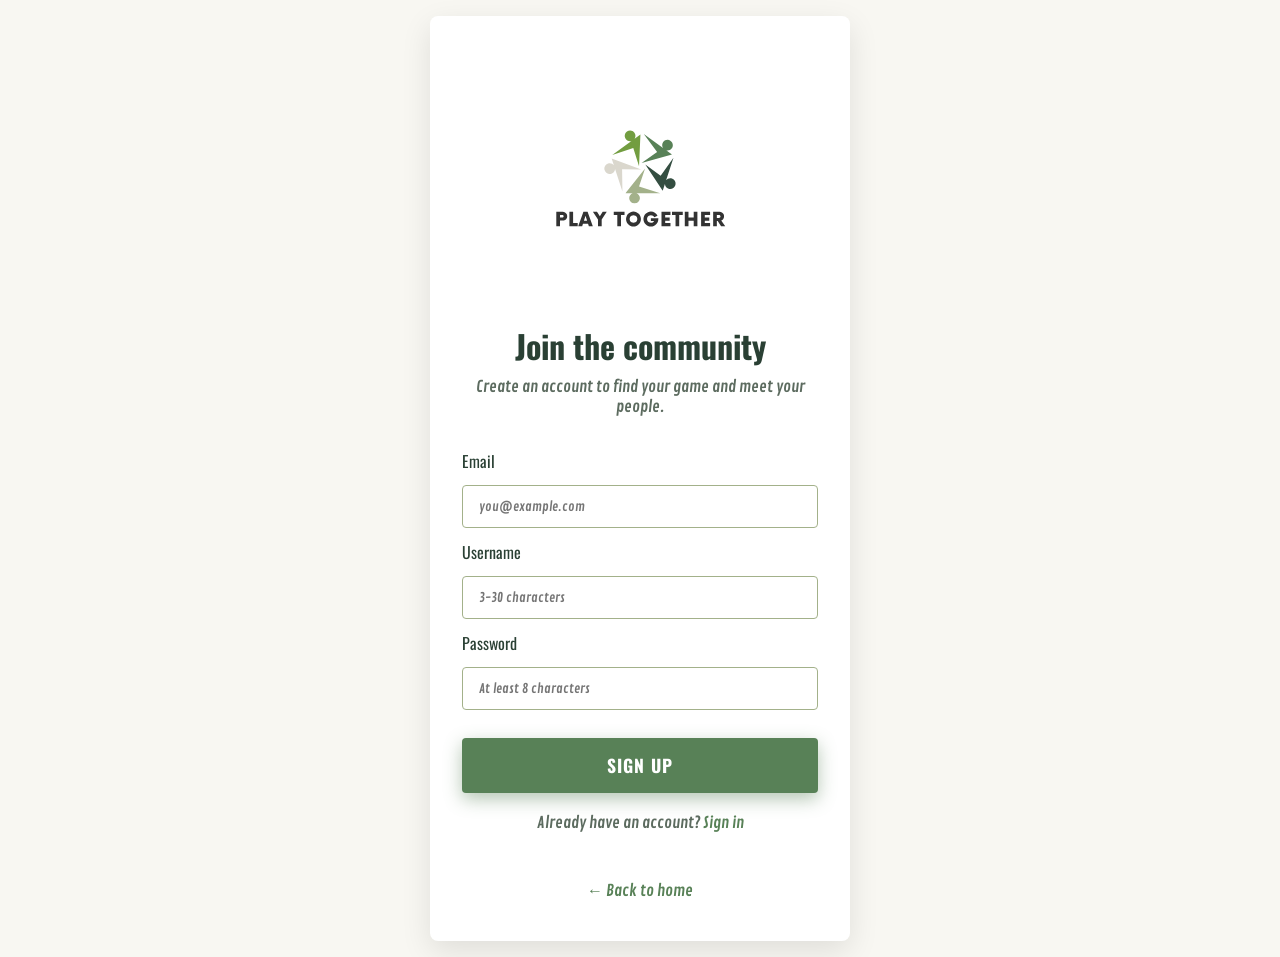
<file: public/signup.html>
<!DOCTYPE html>
<html lang="en">
  <head>
    <meta charset="UTF-8" />
    <meta name="viewport" content="width=device-width, initial-scale=1.0" />
    <link rel="stylesheet" href="style.css" />
    <link rel="stylesheet" href="signin.css" />
    <link rel="stylesheet" href="app.css" />
    <title>Sign Up | Sports Community</title>
  </head>
  <body>
    <main class="signin">
      <div class="signin__card">
        <a href="index.html" class="signin__logo"><img src="logoprimary.svg" alt="logo" /></a>
        <h2>Join the community</h2>
        <p>Create an account to find your game and meet your people.</p>

        <form id="signup-form">
          <label for="email">Email</label>
          <input type="email" id="email" placeholder="you@example.com" required />

          <label for="username">Username</label>
          <input type="text" id="username" placeholder="3-30 characters" minlength="3" maxlength="30" required />

          <label for="password">Password</label>
          <input type="password" id="password" placeholder="At least 8 characters" minlength="8" required />

          <button type="submit" class="btn btn__primary">SIGN UP</button>
          <p id="form-error" style="color: #b00020; text-align: center;"></p>
        </form>

        <p class="signin__footer">Already have an account? <a href="signin.html">Sign in</a></p>
        <a href="index.html" class="signin__back">← Back to home</a>
      </div>
    </main>

    <script>
      document.getElementById("signup-form").addEventListener("submit", async (e) => {
        e.preventDefault();
        const errorBox = document.getElementById("form-error");
        errorBox.textContent = "";
        try {
          const res = await fetch("/api/signup", {
            method: "POST",
            headers: { "Content-Type": "application/json" },
            body: JSON.stringify({
              email: document.getElementById("email").value,
              username: document.getElementById("username").value,
              password: document.getElementById("password").value,
            }),
          });
          const data = await res.json();
          if (res.ok) window.location.href = "/edit-profile.html?welcome=1";
          else errorBox.textContent = data.error;
        } catch (err) {
          errorBox.textContent = "Could not reach the server. Is it running?";
        }
      });
    </script>
  </body>
</html>
</file>
<file: public/style.css>
@import url('https://fonts.googleapis.com/css2?family=Contrail+One&display=swap');
@import url('https://fonts.googleapis.com/css2?family=Oswald:wght@400;500;600;700&display=swap');

:root {
  --primary-color: #588157;
  --primary-color-dark: #2A4034;
  --primary-color-hover: #3F6B45;
  --accent-color: #A3B18A;
  --text-dark: #2A4034;
  --text-light: #5C6B5F;
  --extra-light: #DAD7CD;
  --background: #F8F7F2;
  --white: #FFFFFF;
  --max-width: 1200px;
  --header-font: "Oswald", sans-serif;
}

* {
  padding: 0;
  margin: 0;
  box-sizing: border-box;
}

.section__container {
  max-width: var(--max-width);
  margin: auto;
  padding: 5rem 1rem;
}

.section__header {
  font-size: 2rem;
  font-weight: 600;
  font-family: var(--header-font);
  color: var(--text-dark);
  text-align: center;
}

.section__description {
  color: var(--text-light);
}

.btn {
  padding: 1.1rem 2.75rem;
  font-size: 1.15rem;
  font-weight: 700;
  font-family: var(--header-font);
  letter-spacing: 0.08em;
  text-transform: uppercase;
  color: var(--white);
  border: 2px solid transparent;
  border-radius: 999px;
  cursor: pointer;
  transition: 0.3s;
}

.btn:hover {
  transform: translateY(-3px);
}

.btn__primary {
  background-color: var(--primary-color);
  box-shadow: 0 6px 18px rgba(88, 129, 87, 0.45);
}

.btn__primary:hover {
  background-color: var(--primary-color-dark);
  box-shadow: 0 10px 24px rgba(0, 0, 0, 0.35);
}

/* Outlined white: READ MORE */
.btn__secondary {
  background-color: transparent;
  border-color: var(--white);
}

.btn__secondary:hover {
  background-color: var(--primary-color);
  border-color: var(--primary-color);
}

.footer__col form .btn {
  padding: 1rem 1.75rem;
  border-radius: 2px;
  box-shadow: none;
}

img {
  display: flex;
  width: 100%;
}

a {
  text-decoration: none;
  transition: 0.3s;
}

html,
body {
  scroll-behavior: smooth;
}

body {
  font-family: "Contrail One", sans-serif;
  background-color: var(--background);
  color: var(--text-dark);
}

nav {
  background-color: var(--text-dark);
  position: fixed;
  width: 100%;
  z-index: 9;
}

.nav__bar {
  width: 100%;
  max-width: var(--max-width);
  margin-inline: auto;
}

.nav__header {
  padding: 1rem;
  display: flex;
  align-items: center;
  justify-content: space-between;
  background-color: var(--text-dark);
}

.nav__logo {
  max-width: 90px;
}

.nav__menu__btn {
  font-size: 1.5rem;
  color: var(--white);
  cursor: pointer;
}

.nav__links {
  position: absolute;
  top: 68px;
  left: 0;
  width: 100%;
  padding: 2rem;
  list-style: none;
  display: flex;
  align-items: center;
  justify-content: center;
  flex-direction: column;
  gap: 2rem;
  background-color: var(--text-dark);
  transition: 0.5s;
  z-index: -1;
  transform: translateY(-100%);
}

.nav__links.open {
  transform: translateY(0);
}

.nav__links a {
  font-size: 1.1rem;
  font-family: var(--header-font);
  white-space: nowrap;
  color: var(--white);
  transition: 0.3s;
}

.nav__links a:hover {
  color: var(--primary-color);
}

.nav__links a.nav__signin {
  padding: 0.5rem 1.25rem;
  background-color: var(--primary-color);
  color: var(--white);
  border: 2px solid var(--primary-color);
  border-radius: 4px;
  transition: 0.3s;
}

.nav__links a.nav__signin:hover {
  background-color: transparent;
  color: var(--white);
}

.header {
  background-image: linear-gradient(
      to right,
      rgba(0, 0, 0, 0.75),
      rgba(0, 0, 0, 0.1)
    ),
    url("background.svg");
  background-size: cover;
  background-position: center center;
  background-repeat: no-repeat;
}

.header__container {
  padding-block: 10rem;
  display: grid;
}

.header__content h1 {
  font-size: 4.5rem;
  font-weight: 700;
  font-family: var(--header-font);
  line-height: 5rem;
  color: var(--primary-color);
}

.header__content h2 {
  margin-bottom: 1rem;
  font-size: 2.5rem;
  font-weight: 400;
  font-family: var(--header-font);
  line-height: 3rem;
  color: var(--white);
}

.header__content p {
  margin-bottom: 2rem;
  color: var(--extra-light);
}

.about__header {
  text-align: center;
  display: grid;
  gap: 1rem;
}

.about__header .section__header {
  font-size: 3rem;
}

.about__header .section__description {
  max-width: 350px;
  margin-inline: auto;
}

.about__grid {
  margin-top: 4rem;
  display: grid;
  gap: 4rem;
}

.about__card h4 {
  position: relative;
  isolation: isolate;
  margin-bottom: 1rem;
  padding-top: 4rem;
  font-size: 1.2rem;
  font-weight: 600;
  font-family: var(--header-font);
  color: var(--text-dark);
}

.about__card h4::before {
  position: absolute;
  bottom: 0;
  left: 0;
  font-size: 6rem;
  line-height: 6rem;
  color: var(--text-dark);
  opacity: 0.1;
  z-index: -1;
}

.about__card:nth-child(1) h4::before {
  content: "01";
}

.about__card:nth-child(2) h4::before {
  content: "02";
}

.about__card:nth-child(3) h4::before {
  content: "03";
}

.about__card p {
  color: var(--text-light);
}

.session {
  display: grid;
}

.session__card {
  padding: 3rem 1.5rem;
  text-align: center;
  background-size: cover;
  background-position: center center;
  background-repeat: no-repeat;
}

.session__card:nth-child(1) {
  background-image: linear-gradient(rgba(0, 0, 0, 0.6), rgba(0, 0, 0, 0.6)),
    url("assets/session-1.jpg");
}

.session__card:nth-child(2) {
  background-image: linear-gradient(rgba(0, 0, 0, 0.6), rgba(0, 0, 0, 0.6)),
    url("assets/session-2.jpg");
}

.session__card:nth-child(3) {
  background-image: linear-gradient(rgba(0, 0, 0, 0.6), rgba(0, 0, 0, 0.6)),
    url("assets/session-3.jpg");
}

.session__card:nth-child(4) {
  background-image: linear-gradient(rgba(0, 0, 0, 0.6), rgba(0, 0, 0, 0.6)),
    url("assets/session-4.jpg");
}

.session__card h4 {
  position: relative;
  isolation: isolate;
  max-width: fit-content;
  margin-inline: auto;
  margin-bottom: 0.5rem;
  font-size: 2rem;
  font-weight: 500;
  font-family: var(--header-font);
  color: var(--white);
}

.session__card h4::before {
  position: absolute;
  content: "";
  top: 0;
  left: -5px;
  height: 25px;
  aspect-ratio: 1;
  background-color: var(--primary-color);
  z-index: -1;
}

.session__card p {
  max-width: 350px;
  margin-inline: auto;
  margin-bottom: 1.25rem;
  color: var(--extra-light);
}

.session__card .btn {
  padding: 0.75rem 2rem;
  font-size: 1rem;
}

.trainer__grid {
  margin-top: 4rem;
  display: grid;
  gap: 1rem;
}

.trainer__card img {
  margin-bottom: 1rem;
}

.trainer__card h4 {
  font-size: 1.5rem;
  font-weight: 500;
  font-family: var(--header-font);
  color: var(--text-dark);
  text-align: center;
}

.trainer__card p {
  margin-bottom: 1rem;
  color: var(--text-light);
  text-align: center;
}

.trainer__socials {
  display: flex;
  align-items: center;
  justify-content: center;
  gap: 1rem;
}

.trainer__socials a {
  font-size: 1.25rem;
  color: var(--text-light);
}

.trainer__socials a:hover {
  color: var(--primary-color);
}

.membership {
  background-image: linear-gradient(rgba(0, 0, 0, 0.6), rgba(0, 0, 0, 0.6)),
    url("assets/membership.jpg");
  background-size: cover;
  background-position: center center;
  background-repeat: no-repeat;
}

.membership__container .section__header {
  color: var(--white);
}

.membership__grid {
  margin-top: 4rem;
  display: grid;
  gap: 1rem;
}

.membership__card {
  padding: 1rem;
  background-color: rgba(0, 0, 0, 0.6);
  transition: 0.3s;
}

.membership__card:hover {
  background-color: var(--primary-color);
}

.membership__card h4 {
  margin-bottom: 2rem;
  font-size: 1.75rem;
  font-weight: 500;
  font-family: var(--header-font);
  color: var(--white);
}

.membership__card ul {
  margin-bottom: 1rem;
  list-style: none;
  display: grid;
  gap: 1rem;
}

.membership__card li {
  display: flex;
  gap: 10px;
  color: var(--white);
}

.membership__card li span {
  font-size: 1.2rem;
  font-weight: 600;
  color: var(--primary-color);
  transition: 0.3s;
}

.membership__card:hover li span {
  color: var(--white);
}

.membership__card h3 {
  margin-bottom: 1rem;
  font-size: 3rem;
  font-weight: 400;
  font-family: var(--header-font);
  color: var(--white);
}

.membership__card h3 :is(sup, span) {
  font-size: 1.5rem;
  font-weight: 400;
}

.membership__card:hover .btn {
  background-color: var(--text-dark);
}

.swiper {
  margin-top: 2rem;
  padding-bottom: 3rem;
  width: 100%;
}

.client__card {
  max-width: 600px;
  margin-inline: auto;
  text-align: center;
}

.client__card img {
  max-width: 100px;
  margin-inline: auto;
  margin-bottom: 1rem;
  border: 2px solid var(--primary-color);
  border-radius: 100%;
}

.client__card > div {
  font-size: 2rem;
  line-height: 2rem;
  color: var(--text-light);
  opacity: 0.5;
}

.client__card p {
  margin-bottom: 1rem;
  color: var(--text-light);
}

.client__card h4 {
  font-size: 1.2rem;
  font-weight: 600;
  color: var(--text-dark);
}

.swiper-pagination-bullet {
  height: 12px;
  width: 12px;
}

.swiper-pagination-bullet-active {
  background-color: var(--primary-color);
}

.blog {
  background-color: var(--text-dark);
}

.blog__container .section__header {
  color: var(--white);
}

.blog__grid {
  margin-top: 4rem;
  display: grid;
  gap: 1rem;
}

.blog__card img {
  margin-bottom: 10px;
}

.blog__card h4 {
  max-width: calc(100% - 1rem);
  font-size: 1.2rem;
  font-weight: 400;
  font-family: var(--header-font);
  color: var(--white);
  transition: 0.3s;
}

.blog__card:hover h4 {
  color: var(--primary-color);
}

.blog__btn {
  margin-top: 4rem;
  text-align: center;
}

.logo__banner {
  padding-block: 4rem;
  display: grid;
  grid-template-columns: repeat(2, 1fr);
  gap: 2rem;
}

.logo__banner img {
  max-width: 150px;
  margin-inline: auto;
}

.footer {
  background-color: var(--text-dark);
}

.footer__container {
  display: grid;
  gap: 4rem 2rem;
}

.footer__logo img {
  margin-bottom: 1rem;
  max-width: 120px;
}

.footer__col p {
  margin-bottom: 2rem;
  color: var(--text-light);
}

.footer__links {
  list-style: none;
  display: grid;
  gap: 1rem;
}

.footer__links a {
  color: var(--text-light);
}

.footer__links a:hover {
  color: var(--white);
}

.footer__links a span {
  margin-right: 10px;
  font-size: 1.2rem;
  color: var(--primary-color);
}

.footer__col h4 {
  margin-bottom: 1rem;
  font-size: 1.5rem;
  font-weight: 500;
  font-family: var(--header-font);
  color: var(--white);
}

.gallery__grid {
  max-width: 275px;
  display: grid;
  grid-template-columns: repeat(3, 1fr);
  gap: 10px;
}

.footer__col form {
  margin-bottom: 2rem;
  width: 100%;
  max-width: 400px;
  display: flex;
  align-items: center;
  justify-content: center;
  background-color: var(--white);
  border-radius: 2px;
}

.footer__col input {
  width: 100%;
  padding-inline: 1rem;
  outline: none;
  border: none;
  color: var(--text-dark);
}

.footer__socials {
  display: flex;
  align-items: center;
  gap: 1rem;
}

.footer__socials a {
  padding: 5px 10px;
  font-size: 1.25rem;
  color: var(--primary-color);
  background-color: var(--white);
  border-radius: 100%;
}

.footer__socials a:hover {
  color: var(--white);
  background-color: var(--primary-color);
}

.footer__bar {
  padding: 1rem;
  font-size: 0.9rem;
  color: var(--text-light);
  text-align: center;
}

@media (width > 540px) {
  .about__grid {
    grid-template-columns: repeat(2, 1fr);
  }

  .session__card {
    padding: 3.5rem 2rem;
  }

  .trainer__grid {
    grid-template-columns: repeat(2, 1fr);
  }

  .membership__grid {
    grid-template-columns: repeat(2, 1fr);
  }

  .blog__grid {
    grid-template-columns: repeat(2, 1fr);
  }

  .footer__container {
    grid-template-columns: repeat(2, 1fr);
  }
}

@media (width > 768px) {
  nav {
    position: static;
    padding: 1.5rem 1rem 1.5rem 0.5rem;
  }

  .nav__bar {
    display: flex;
    align-items: center;
    justify-content: space-between;
    gap: 2rem;
    height: 80px;
    max-width: none;
  }

  .nav__header {
    padding: 0;
    background-color: transparent;
    flex-shrink: 0;
  }

  .nav__logo {
    max-width: none;
  }

  .nav__logo img {
    width: 250px;
    max-width: none;
  }

  .nav__menu__btn {
    display: none;
  }

  .nav__links {
    position: static;
    padding: 0;
    flex-direction: row;
    justify-content: flex-end;
    background-color: transparent;
    transform: none;
    z-index: 1;
  }

  .header__container {
    padding-top: 16rem;
    padding-bottom: 8rem;
    grid-template-columns: repeat(2, 1fr);
  }

  .header__content {
    grid-column: 1/2;
  }

  .about__header {
    grid-template-columns: repeat(2, 1fr);
    gap: 2rem;
    align-items: center;
  }

  .about__header .section__header {
    text-align: right;
  }

  .about__header .section__description {
    text-align: left;
    margin-inline-start: unset;
  }

  .about__grid {
    grid-template-columns: repeat(3, 1fr);
  }

  .session {
    grid-template-columns: repeat(2, 1fr);
  }

  .session__card {
    padding: 4rem 2rem;
  }

  .trainer__grid {
    grid-template-columns: repeat(4, 1fr);
  }

  .membership__grid {
    grid-template-columns: repeat(3, 1fr);
  }

  .blog__grid {
    grid-template-columns: repeat(4, 1fr);
  }

  .logo__banner {
    grid-template-columns: repeat(4, 1fr);
  }

  .footer__container {
    grid-template-columns: repeat(3, 1fr);
  }
}

@media (width > 1024px) {
  .trainer__grid {
    gap: 2rem;
  }

  .membership__grid {
    gap: 2rem;
  }

  .membership__card {
    padding: 2rem;
  }
}
</file>
<file: public/signin.css>
.signin {
  min-height: 100vh;
  display: grid;
  place-items: center;
  padding: 1rem;
  background-color: var(--background);
}

.signin__card {
  width: 100%;
  max-width: 420px;
  padding: 2.5rem 2rem;
  background-color: var(--white);
  border-radius: 8px;
  box-shadow: 0 10px 30px rgba(0, 0, 0, 0.1);
  text-align: center;
}

.signin__logo img {
  max-width: 250px;
  margin: 0 auto 1rem;
}

.signin__card h2 {
  font-family: var(--header-font);
  font-size: 2rem;
  color: var(--text-dark);
}

.signin__card > p {
  margin: 0.5rem 0 2rem;
  color: var(--text-light);
}

.signin__card form {
  display: grid;
  gap: 0.75rem;
  text-align: left;
}

.signin__card label {
  font-family: var(--header-font);
  color: var(--text-dark);
}

.signin__card input {
  padding: 0.75rem 1rem;
  border: 1px solid var(--accent-color);
  border-radius: 4px;
  font-family: inherit;
  outline: none;
}

.signin__card input:focus {
  border-color: var(--primary-color);
}

.signin__footer {
  margin-top: 1.5rem;
  color: var(--text-light);
}

.signin__footer a,
.signin__back {
  color: var(--primary-color);
}

.signin__back {
  display: inline-block;
  margin-top: 1rem;
}

.signin__card .btn {
  margin-top: 1rem;
  padding: 0.9rem 1.5rem;
  border: none;
  border-radius: 4px;
  font-family: var(--header-font);
  font-size: 1.1rem;
  letter-spacing: 1px;
  color: var(--white);
  background-color: var(--primary-color);
  cursor: pointer;
  transition: 0.3s;
}

.signin__card .btn:hover {
  background-color: var(--primary-color-dark);
  transform: translateY(-2px);
  box-shadow: 0 6px 15px rgba(52, 78, 65, 0.3);
}

.signin__card .btn:active {
  transform: translateY(0);
  box-shadow: none;
}
</file>
<file: public/app.css>
.btn {
  padding: 0.75rem 1.5rem;
  border: 1px solid transparent;
  border-radius: 4px;
  font-family: var(--header-font);
  font-size: 1rem;
  color: var(--white);
  cursor: pointer;
  transition: 0.3s;
}
.btn--outline { background: transparent; border-color: var(--primary-color); color: var(--primary-color); }
.btn--outline:hover { background: var(--primary-color); color: var(--white); }
.btn--danger { background: #b00020; }
.btn--danger:hover { background: #800018; }

.page { max-width: 1000px; margin: auto; padding: 6.5rem 1rem 4rem; }
@media (width > 768px) { .page { padding-top: 2rem; } }

.page__title { font-family: var(--header-font); font-size: 2rem; color: var(--text-dark); }
.muted { color: var(--text-light); margin-top: 0.25rem; }

.toolbar { display: flex; flex-wrap: wrap; gap: 1rem; align-items: center;
           justify-content: space-between; margin: 1.5rem 0; }

.card { background: var(--white); border-radius: 8px; padding: 1.5rem;
        box-shadow: 0 10px 30px rgba(0, 0, 0, 0.08); }

.form { display: grid; gap: 0.75rem; margin-top: 1.5rem; max-width: 600px; }
.form label { font-family: var(--header-font); color: var(--text-dark); }
.form input, .form textarea, .form select, .toolbar select {
  padding: 0.7rem 1rem; border: 1px solid var(--accent-color); border-radius: 4px;
  font-family: inherit; font-size: 1rem; background: var(--white); outline: none; width: 100%;
}
.toolbar select { width: auto; }
.form input:focus, .form textarea:focus, .form select:focus { border-color: var(--primary-color); }

.msg { min-height: 1.4em; text-align: center; }
.msg--error { color: #b00020; }
.msg--ok { color: var(--primary-color); }

.grid { display: grid; gap: 1.5rem; }
@media (width > 540px) { .grid { grid-template-columns: repeat(2, 1fr); } }
@media (width > 900px) { .grid { grid-template-columns: repeat(3, 1fr); } }

.activity-card h4 { font-family: var(--header-font); font-size: 1.4rem; margin: 0.5rem 0; }
.activity-card p { color: var(--text-light); margin-bottom: 0.4rem; }
.activity-card .btn { display: inline-block; margin-top: 0.75rem; }

.badge { display: inline-block; padding: 0.15rem 0.7rem; border-radius: 999px;
         background: var(--accent-color); color: var(--text-dark); font-size: 0.85rem; }

.chips { display: flex; flex-wrap: wrap; gap: 0.5rem; }
.chip input { display: none; }
.chip span { display: inline-block; padding: 0.4rem 1rem; border: 1px solid var(--accent-color);
             border-radius: 999px; cursor: pointer; transition: 0.2s; }
.chip input:checked + span { background: var(--primary-color); border-color: var(--primary-color); color: var(--white); }

.avatar { width: 48px; height: 48px; border-radius: 50%; object-fit: cover; flex-shrink: 0; }
.avatar--lg { width: 110px; height: 110px; font-size: 2.5rem; }
.avatar--letter { display: inline-flex; align-items: center; justify-content: center;
                  background: var(--primary-color); color: var(--white); font-family: var(--header-font); }

.avatar-row { display: flex; align-items: center; gap: 1rem; }
.profile-head { display: flex; align-items: center; gap: 1.5rem; flex-wrap: wrap; }
.people { display: flex; flex-wrap: wrap; gap: 1rem; margin-top: 0.75rem; }
.person { display: flex; align-items: center; gap: 0.5rem; color: var(--text-dark); }
.actions { display: flex; gap: 0.75rem; flex-wrap: wrap; margin-top: 1.5rem; }
</file>
